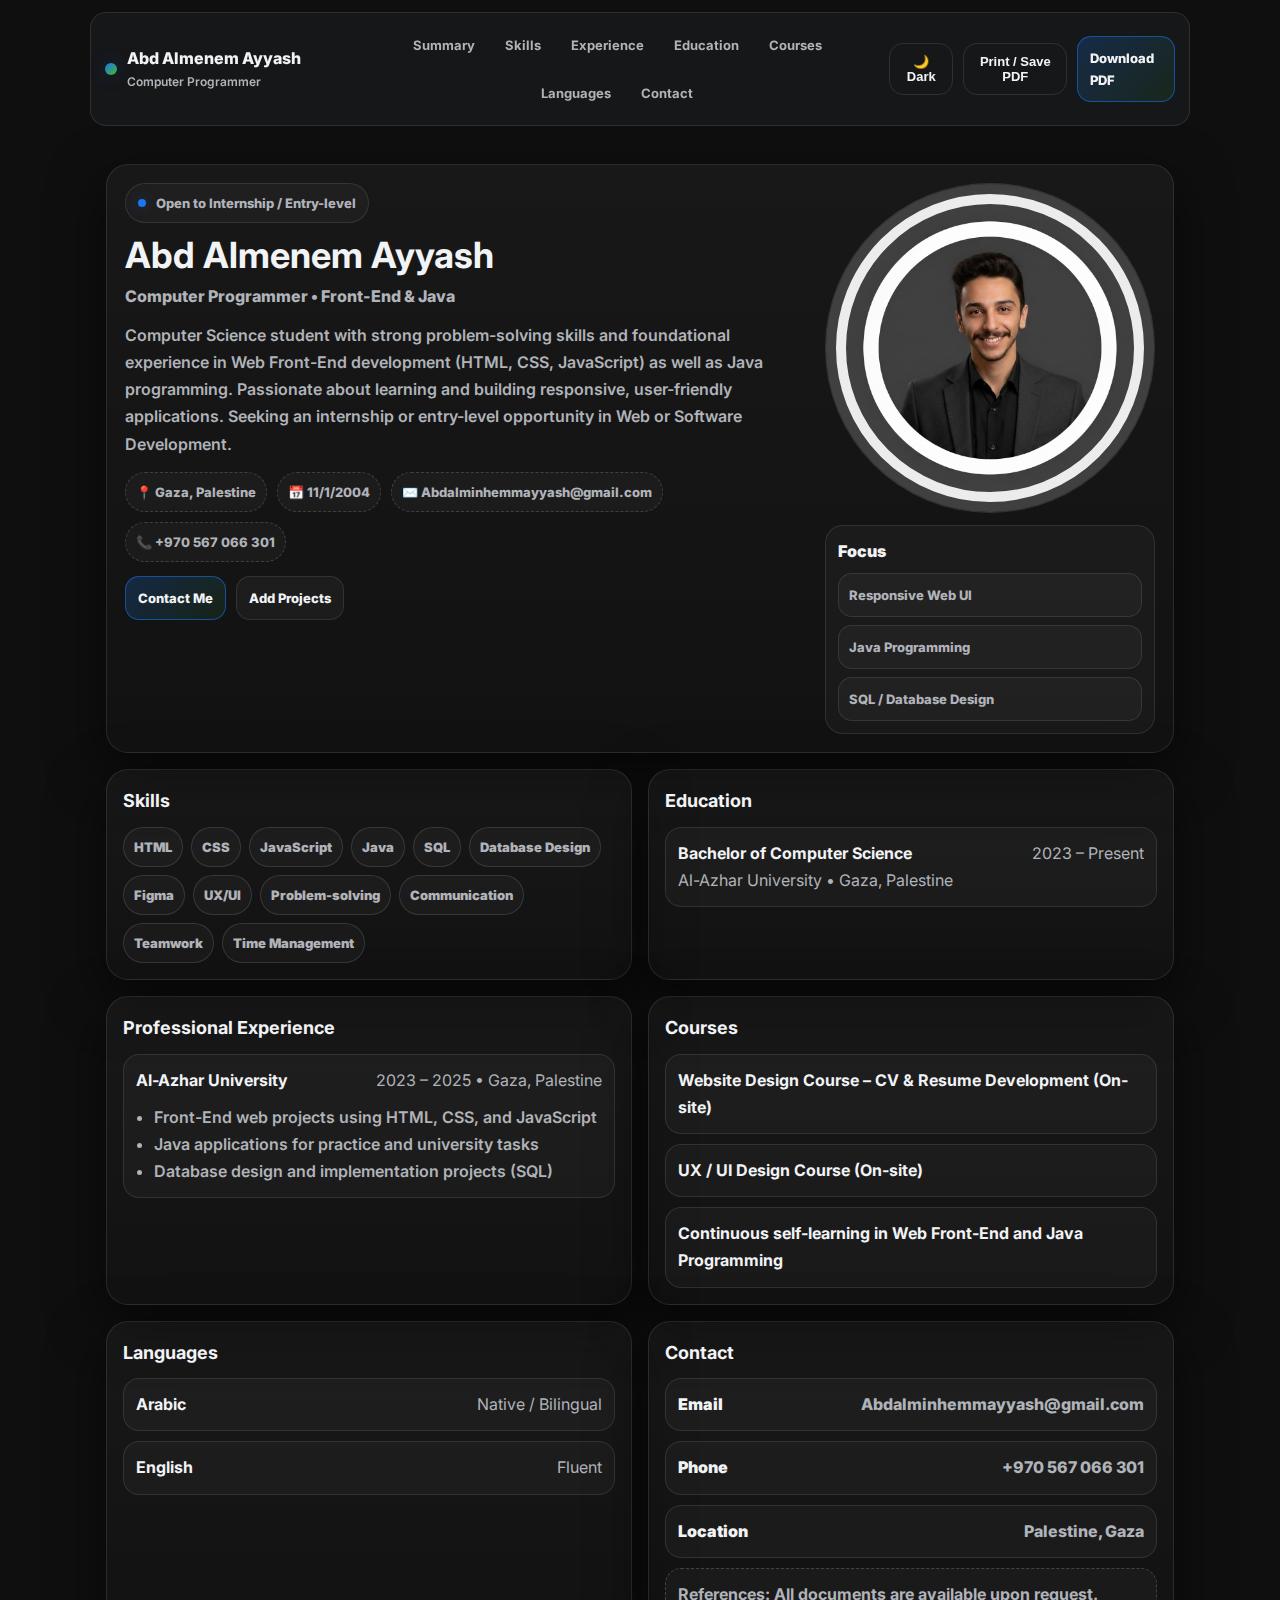
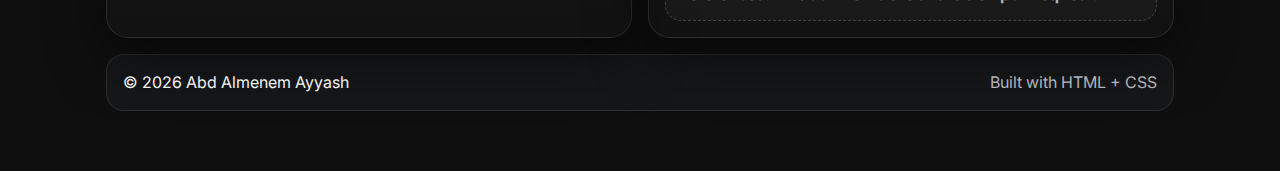
<file: index.html>
<!doctype html>
<html lang="en">
<head>
  <meta charset="utf-8" />
  <meta name="viewport" content="width=device-width,initial-scale=1" />
  <meta name="description" content="Abd Almenem Ayyash — Computer Programmer CV Website" />
  <title>Abd Almenem Ayyash | CV</title>

  <link rel="preconnect" href="https://fonts.googleapis.com">
  <link rel="preconnect" href="https://fonts.gstatic.com" crossorigin>
  <link href="https://fonts.googleapis.com/css2?family=Inter:wght@400;600;700;800&display=swap" rel="stylesheet">

  <link rel="stylesheet" href="style.css" />
</head>

<body>
  <!-- TOP BAR -->
  <header class="topbar">
    <div class="brand">
      <div class="logo-dot" aria-hidden="true"></div>
      <div>
        <div class="brand-name">Abd Almenem Ayyash</div>
        <div class="brand-sub">Computer Programmer</div>
      </div>
    </div>

    <nav class="nav">
      <a href="#summary">Summary</a>
      <a href="#skills">Skills</a>
      <a href="#experience">Experience</a>
      <a href="#education">Education</a>
      <a href="#courses">Courses</a>
      <a href="#languages">Languages</a>
      <a href="#contact">Contact</a>
    </nav>

    <div class="top-actions">
      <!-- زر الدارك مود -->
      <button class="btn ghost" id="themeToggle" type="button" aria-label="Toggle dark mode">
        🌙 Dark
      </button>

      <button class="btn ghost" type="button" onclick="window.print()">Print / Save PDF</button>

      <!-- إذا حطيت ملف الـPDF بنفس المجلد، سيعمل هذا الزر -->
      <a class="btn primary" href="Abd-Almenem-Ayyash-CV.pdf" download>Download PDF</a>
    </div>
  </header>

  <main class="container">
    <!-- HERO -->
    <section class="hero card">
      <div class="hero-left">
        <div class="badge">
          <span class="badge-dot" aria-hidden="true"></span>
          Open to Internship / Entry-level
        </div>

        <h1>Abd Almenem Ayyash</h1>
        <p class="subtitle">Computer Programmer • Front-End & Java</p>

        <p class="lead" id="summary">
          Computer Science student with strong problem-solving skills and foundational experience in Web Front-End
          development (HTML, CSS, JavaScript) as well as Java programming. Passionate about learning and building
          responsive, user-friendly applications. Seeking an internship or entry-level opportunity in Web or Software
          Development.
        </p>

        <div class="quick">
          <div class="chip">📍 Gaza, Palestine</div>
          <div class="chip">📅 11/1/2004</div>
          <a class="chip" href="mailto:Abdalminhemmayyash@gmail.com">✉️ Abdalminhemmayyash@gmail.com</a>
          <a class="chip" href="tel:+970567066301">📞 +970 567 066 301</a>
        </div>

        <div class="cta">
          <a class="btn primary" href="#contact">Contact Me</a>
          <a class="btn" href="#projects" title="You can add projects section anytime">Add Projects</a>
        </div>
      </div>

      <div class="hero-right">
        <figure class="avatar" aria-label="Profile photo">
          <!-- حط صورتك باسم gg.jpg بنفس المجلد -->
          <img src="gg.jpg" alt="Abd Almenem Ayyash" />
        </figure>

        <div class="mini card-soft">
          <div class="mini-title">Focus</div>
          <div class="mini-list">
            <div class="mini-item">Responsive Web UI</div>
            <div class="mini-item">Java Programming</div>
            <div class="mini-item">SQL / Database Design</div>
          </div>
        </div>
      </div>
    </section>

    <!-- GRID -->
    <section class="grid">
      <!-- Skills -->
      <section class="card section" id="skills">
        <h2>Skills</h2>
        <div class="tags">
          <span class="tag">HTML</span>
          <span class="tag">CSS</span>
          <span class="tag">JavaScript</span>
          <span class="tag">Java</span>
          <span class="tag">SQL</span>
          <span class="tag">Database Design</span>
          <span class="tag">Figma</span>
          <span class="tag">UX/UI</span>
          <span class="tag">Problem-solving</span>
          <span class="tag">Communication</span>
          <span class="tag">Teamwork</span>
          <span class="tag">Time Management</span>
        </div>
      </section>

      <!-- Education -->
      <section class="card section" id="education">
        <h2>Education</h2>
        <div class="list">
          <article class="item">
            <div class="row">
              <strong>Bachelor of Computer Science</strong>
              <span class="muted">2023 – Present</span>
            </div>
            <div class="muted">Al-Azhar University • Gaza, Palestine</div>
          </article>
        </div>
      </section>

      <!-- Experience -->
      <section class="card section" id="experience">
        <h2>Professional Experience</h2>
        <div class="list">
          <article class="item">
            <div class="row">
              <strong>Al-Azhar University</strong>
              <span class="muted">2023 – 2025 • Gaza, Palestine</span>
            </div>
            <ul class="bullets">
              <li>Front-End web projects using HTML, CSS, and JavaScript</li>
              <li>Java applications for practice and university tasks</li>
              <li>Database design and implementation projects (SQL)</li>
            </ul>
          </article>
        </div>
      </section>

      <!-- Courses -->
      <section class="card section" id="courses">
        <h2>Courses</h2>
        <div class="list">
          <article class="item">
            <strong>Website Design Course – CV & Resume Development (On-site)</strong>
          </article>
          <article class="item">
            <strong>UX / UI Design Course (On-site)</strong>
          </article>
          <article class="item">
            <strong>Continuous self-learning in Web Front-End and Java Programming</strong>
          </article>
        </div>
      </section>

      <!-- Languages -->
      <section class="card section" id="languages">
        <h2>Languages</h2>
        <div class="list">
          <article class="item">
            <div class="row">
              <strong>Arabic</strong>
              <span class="muted">Native / Bilingual</span>
            </div>
          </article>
          <article class="item">
            <div class="row">
              <strong>English</strong>
              <span class="muted">Fluent</span>
            </div>
          </article>
        </div>
      </section>

      <!-- Contact -->
      <section class="card section" id="contact">
        <h2>Contact</h2>
        <div class="contact">
          <a class="contact-row" href="mailto:Abdalminhemmayyash@gmail.com">
            <span class="k">Email</span>
            <span class="v">Abdalminhemmayyash@gmail.com</span>
          </a>
          <a class="contact-row" href="tel:+970567066301">
            <span class="k">Phone</span>
            <span class="v">+970 567 066 301</span>
          </a>
          <div class="contact-row">
            <span class="k">Location</span>
            <span class="v">Palestine, Gaza</span>
          </div>

          <div class="note">References: All documents are available upon request.</div>
        </div>
      </section>
    </section>

    <footer class="footer">
      <div>© <span id="y"></span> Abd Almenem Ayyash</div>
      <div class="muted">Built with HTML + CSS</div>
    </footer>
  </main>

  <script>
    // Year
    document.getElementById('y').textContent = new Date().getFullYear();

    // Theme Toggle
    const root = document.documentElement;
    const toggleBtn = document.getElementById('themeToggle');

    function applyTheme(mode) {
      // mode: "dark" | "light"
      root.classList.toggle('light', mode === 'light');
      toggleBtn.textContent = (mode === 'light') ? '☀️ Light' : '🌙 Dark';
      localStorage.setItem('theme', mode);
    }

    // Init (default dark)
    const savedTheme = localStorage.getItem('theme') || 'dark';
    applyTheme(savedTheme);

    toggleBtn.addEventListener('click', () => {
      const isLight = root.classList.contains('light');
      applyTheme(isLight ? 'dark' : 'light');
    });
  </script>
</body>
</html>
</file>
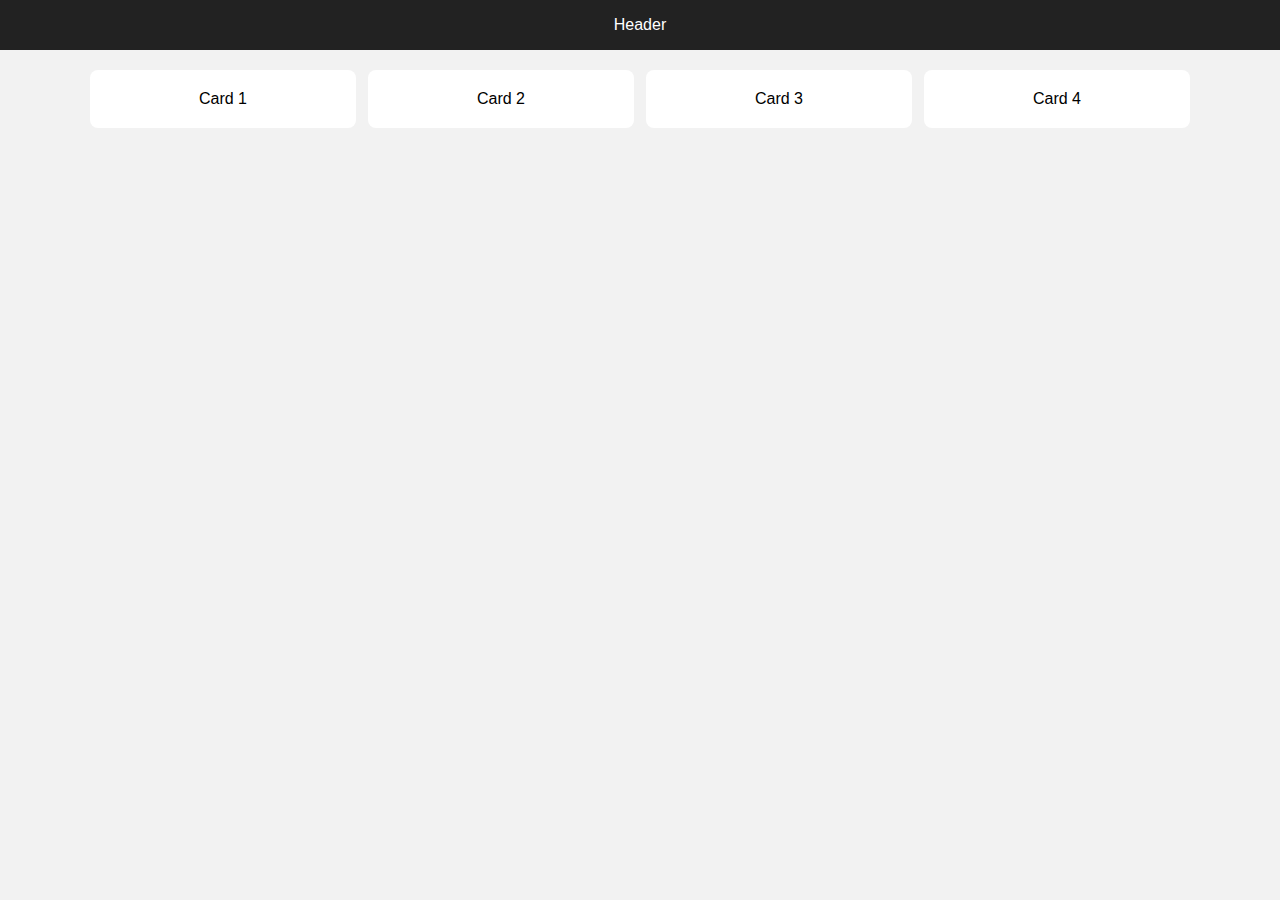
<file: newproj/index.html>
<!DOCTYPE html>
<html lang="ar">
<head>
  <meta charset="UTF-8">
  <meta name="viewport" content="width=device-width, initial-scale=1.0">
  <title>Responsive Example</title>
  <link rel="stylesheet" href="text/style.css">
</head>
<body>

  <header class="header">Header</header>

  <main class="container">
    <div class="card">Card 1</div>
    <div class="card">Card 2</div>
    <div class="card">Card 3</div>
    <div class="card">Card 4</div>
  </main>

</body>
</html>
</file>
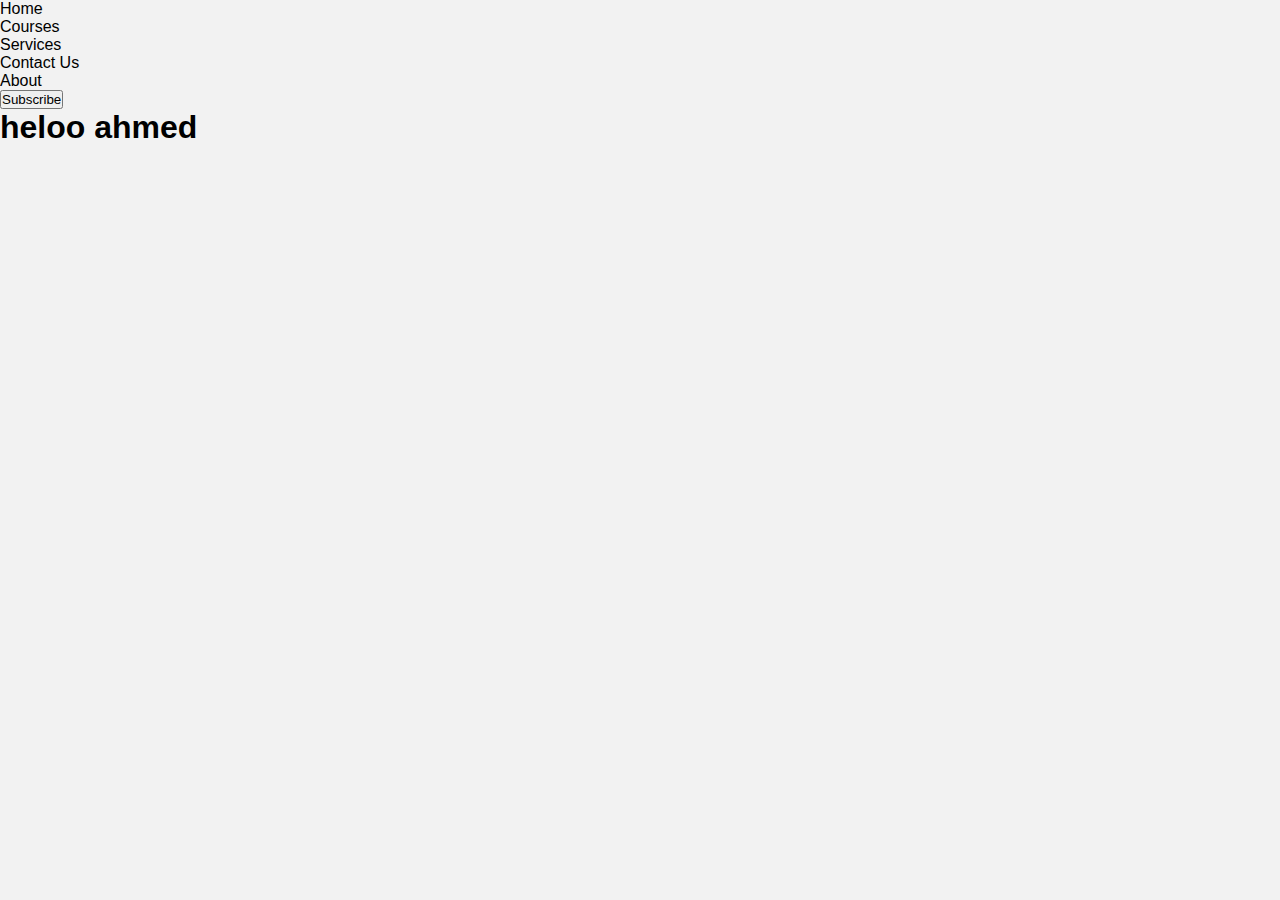
<file: newproj/text/text.html>
<!DOCTYPE html>
<html lang="en">
<head>
    <meta charset="UTF-8">
    <meta name="viewport" content="width=device-width, initial-scale=1.0">
    <link rel="stylesheet" href="style.css">

    <title>MDink</title>
</head>
<body>
    <section class="Nav-bar">
<ul>
    <li>Home</li>
    <li>Courses</li>
    <li>Services</li>
    <li>Contact Us</li>
    <li>About</li>
    <button>Subscribe</button>

</ul>
    </section>

    <div>
        <h1>heloo ahmed</h1>
    </div>
</body>
</html>
</file>
<file: style.css>
/* =========================
   THEME (DEFAULT = DARK)
   ========================= */
:root{
  --bg:#0f0f10;                 /* قريب جداً للأسود */
  --card:#1a1b1e;               /* كروت */
  --card2:#15161a;              /* طبقة ثانية خفيفة */
  --text:#f2f3f5;               /* نص أساسي */
  --muted:#b0b3b8;              /* نص ثانوي */
  --line:rgba(255,255,255,.10);
  --shadow: 0 18px 55px rgba(0,0,0,.55);

  --accent:#1877f2;             /* لمسة فيسبوك */
  --accent2:#42b72a;


  --glow1: rgba(0,0,0,0);
  --glow2: rgba(0,0,0,0);
}



/* LIGHT THEME */
html.light{
  --bg:#f0f2f5;
  --card:#ffffff;
  --card2:#ffffff;
  --text:#111827;
  --muted:#4b5563;
  --line:rgba(0,0,0,.10);
  --shadow: 0 10px 30px rgba(17,24,39,.10);

  --accent:#1877f2;
  --accent2:#42b72a;

  --glow1: rgba(24,119,242,.10);
  --glow2: rgba(66,183,42,.08);
}

/* =========================
   RESET + BASE
   ========================= */
*{box-sizing:border-box}
html,body{height:100%}

body{
  margin:0;
  font-family: Inter, system-ui, -apple-system, Segoe UI, Arial;
  color:var(--text);
  background:
    radial-gradient(1200px 650px at 85% 10%, var(--glow1), transparent 60%),
    radial-gradient(950px 520px at 10% 20%, var(--glow2), transparent 60%),
    var(--bg);
  line-height:1.7;
}

a{color:inherit}
.muted{color:var(--muted)}

/* =========================
   LAYOUT
   ========================= */
.container{
  max-width:1100px;
  margin:0 auto;
  padding:20px 16px 60px;
}

/* =========================
   TOPBAR
   ========================= */
.topbar{
  position:sticky;
  top:12px;
  z-index:20;
  max-width:1100px;
  margin:12px auto 0;
  padding:12px 14px;
  border:1px solid var(--line);
  border-radius:16px;
  background: rgba(26,27,30,.70);
  backdrop-filter: blur(10px);
  display:flex;
  gap:14px;
  align-items:center;
  justify-content:space-between;
}

html.light .topbar{
  background: rgba(255,255,255,.70);
}

.brand{
  display:flex;
  gap:10px;
  align-items:center;
  min-width:240px;
}
.logo-dot{
  width:12px; height:12px; border-radius:999px;
  background:linear-gradient(135deg,var(--accent),var(--accent2));
  box-shadow: 0 0 18px rgba(24,119,242,.25);
}
.brand-name{font-weight:800}
.brand-sub{font-size:12px;color:var(--muted);font-weight:600}

.nav{
  display:flex;
  gap:8px;
  flex-wrap:wrap;
  justify-content:center;
}
.nav a{
  font-size:13px;
  font-weight:700;
  color:var(--muted);
  padding:8px 10px;
  border-radius:12px;
  border:1px solid transparent;
  text-decoration:none;
}
.nav a:hover{
  color:var(--text);
  background:rgba(255,255,255,.04);
  border-color:var(--line);
}
html.light .nav a:hover{
  background:rgba(0,0,0,.04);
}

.top-actions{display:flex; gap:10px; align-items:center}

/* =========================
   BUTTONS
   ========================= */
.btn{
  cursor:pointer;
  border:1px solid var(--line);
  background:rgba(255,255,255,.04);
  color:var(--text);
  padding:10px 12px;
  border-radius:14px;
  font-weight:800;
  font-size:13px;
  text-decoration:none;
  display:inline-flex;
  align-items:center;
  gap:10px;
  transition: transform .15s ease, background .15s ease, border-color .15s ease;
}
.btn:hover{transform:translateY(-1px)}
.btn.primary{
  border-color:rgba(24,119,242,.55);
  background:linear-gradient(135deg, rgba(24,119,242,.22), rgba(66,183,42,.10));
}
.btn.ghost{background:transparent}

/* =========================
   CARDS
   ========================= */
.card{
  border:1px solid var(--line);
  border-radius:22px;
  background:linear-gradient(180deg, rgba(255,255,255,.04), rgba(255,255,255,.015));
  box-shadow:var(--shadow);
}

html.light .card{
  background: #fff;
}

.card-soft{
  border:1px solid var(--line);
  border-radius:18px;
  background:rgba(255,255,255,.03);
}

html.light .card-soft{
  background:#fff;
}

/* =========================
   HERO
   ========================= */
.hero{
  margin-top:18px;
  padding:18px;
  display:grid;
  grid-template-columns: 1.35fr .65fr;
  gap:16px;
  align-items:start;
}

.badge{
  display:inline-flex;
  align-items:center;
  gap:10px;
  padding:8px 12px;
  border:1px solid var(--line);
  border-radius:999px;
  background:rgba(255,255,255,.03);
  color:var(--muted);
  font-weight:800;
  font-size:13px;
}
.badge-dot{
  width:8px; height:8px; border-radius:999px;
  background:var(--accent);
  box-shadow: 0 0 14px rgba(24,119,242,.25);
}

.hero h1{margin:12px 0 6px; font-size:36px; line-height:1.15}
.subtitle{margin:0 0 12px; font-weight:800; color:var(--muted)}
.lead{margin:0; color:var(--muted); font-weight:600}

.quick{
  margin-top:14px;
  display:flex;
  flex-wrap:wrap;
  gap:10px;
}
.chip{
  border:1px dashed rgba(255,255,255,.16);
  border-radius:999px;
  padding:8px 10px;
  background:rgba(255,255,255,.03);
  color:var(--muted);
  font-weight:800;
  font-size:13px;
  text-decoration:none;
}

html.light .chip{
  border-color: rgba(0,0,0,.12);
  background: rgba(0,0,0,.03);
}

.cta{margin-top:14px; display:flex; gap:10px; flex-wrap:wrap}

.hero-right{
  display:grid;
  gap:12px;
}

.avatar{
  margin:0;
  width:100%;
  aspect-ratio: 1 / 1;
  border-radius:999px;
  position:relative;
  overflow:hidden;
  border:1px solid var(--line);
  background:rgba(255,255,255,.03);
}
.avatar::before{
  content:"";
  position:absolute;
  inset:10px;
  border-radius:999px;
  border:10px solid rgba(255,255,255,.90);
  pointer-events:none;
}
html.light .avatar::before{
  border-color: rgba(0,0,0,.08);
}
.avatar img{
  width:100%;
  height:100%;
  object-fit:cover;
  display:block;
}

.mini{padding:12px}
.mini-title{font-weight:900; margin-bottom:8px}
.mini-list{display:grid; gap:8px}
.mini-item{
  padding:10px 10px;
  border:1px solid var(--line);
  border-radius:14px;
  background:rgba(255,255,255,.03);
  color:var(--muted);
  font-weight:800;
  font-size:13px;
}

/* =========================
   GRID SECTIONS
   ========================= */
.grid{
  margin-top:16px;
  display:grid;
  grid-template-columns: 1fr 1fr;
  gap:16px;
}

.section{padding:16px}
.section h2{margin:0 0 10px; font-size:18px}

.list{display:grid; gap:10px}

.item{
  padding:12px;
  border:1px solid var(--line);
  border-radius:16px;
  background:rgba(255,255,255,.03);
}

html.light .item{
  background:#fff;
}

.row{
  display:flex;
  justify-content:space-between;
  gap:12px;
  flex-wrap:wrap;
  align-items:baseline;
}

.bullets{
  margin:10px 0 0;
  padding-left:18px;
  color:var(--muted);
  font-weight:600;
}

.tags{display:flex; flex-wrap:wrap; gap:8px}
.tag{
  padding:8px 10px;
  border-radius:999px;
  border:1px solid rgba(255,255,255,.12);
  background:rgba(255,255,255,.03);
  color:var(--muted);
  font-weight:900;
  font-size:13px;
}

html.light .tag{
  border-color: rgba(0,0,0,.12);
  background: rgba(0,0,0,.03);
}

/* =========================
   CONTACT
   ========================= */
.contact{display:grid; gap:10px}

.contact-row{
  display:flex;
  justify-content:space-between;
  gap:12px;
  padding:12px;
  border:1px solid var(--line);
  border-radius:16px;
  background:rgba(255,255,255,.03);
  text-decoration:none;
}

html.light .contact-row{
  background:#fff;
}

.contact-row .k{font-weight:900}
.contact-row .v{color:var(--muted); font-weight:800}

.note{
  padding:12px;
  border:1px dashed rgba(255,255,255,.18);
  border-radius:16px;
  color:var(--muted);
  background:rgba(255,255,255,.03);
  font-weight:700;
}

html.light .note{
  border-color: rgba(0,0,0,.14);
  background: rgba(0,0,0,.03);
}

/* =========================
   FOOTER
   ========================= */
.footer{
  margin-top:16px;
  padding:14px 16px;
  border:1px solid var(--line);
  border-radius:18px;
  background: rgba(26,27,30,.70);
  display:flex;
  align-items:center;
  justify-content:space-between;
  gap:10px;
}

html.light .footer{
  background: rgba(255,255,255,.80);
}

/* =========================
   RESPONSIVE
   ========================= */
@media (max-width: 980px){
  .topbar{flex-wrap:wrap}
  .brand{min-width:auto}
  .hero{grid-template-columns:1fr}
  .grid{grid-template-columns:1fr}
  .hero h1{font-size:30px}
}

/* =========================
   PRINT
   ========================= */
@media print{
  body{background:#fff; color:#000}
  .topbar{display:none}
  .card{box-shadow:none; background:#fff; border-color:#ddd}
  .chip,.tag,.item,.contact-row{border-color:#ddd; background:#fff}
  .muted{color:#333}
  .avatar::before{border-color:#eee}
}
</file>
<file: newproj/text/style.css>
*{
  box-sizing: border-box;
  margin: 0;
  padding: 0;
}

body{
  font-family: Arial;
  background: #f2f2f2;
}

/* الموبايل – افتراضي */
.header{
  background: #222;
  color: #fff;
  padding: 16px;
  text-align: center;
}

.container{
  width: 90%;
  margin: 20px auto;
  display: grid;
  gap: 12px;
  grid-template-columns: 1fr;
}

.card{
  background: white;
  padding: 20px;
  text-align: center;
  border-radius: 8px;
}

/* 📲 تابلت */
@media (min-width: 768px){
  .container{
    grid-template-columns: repeat(2, 1fr);
  }
}

/* 💻 لابتوب */
@media (min-width: 1024px){
  .container{
    grid-template-columns: repeat(3, 1fr);
  }
}

/* 🖥️ شاشات كبيرة */
@media (min-width: 1200px){
  .container{
    grid-template-columns: repeat(4, 1fr);
    width: 1100px;
  }
}
</file>
